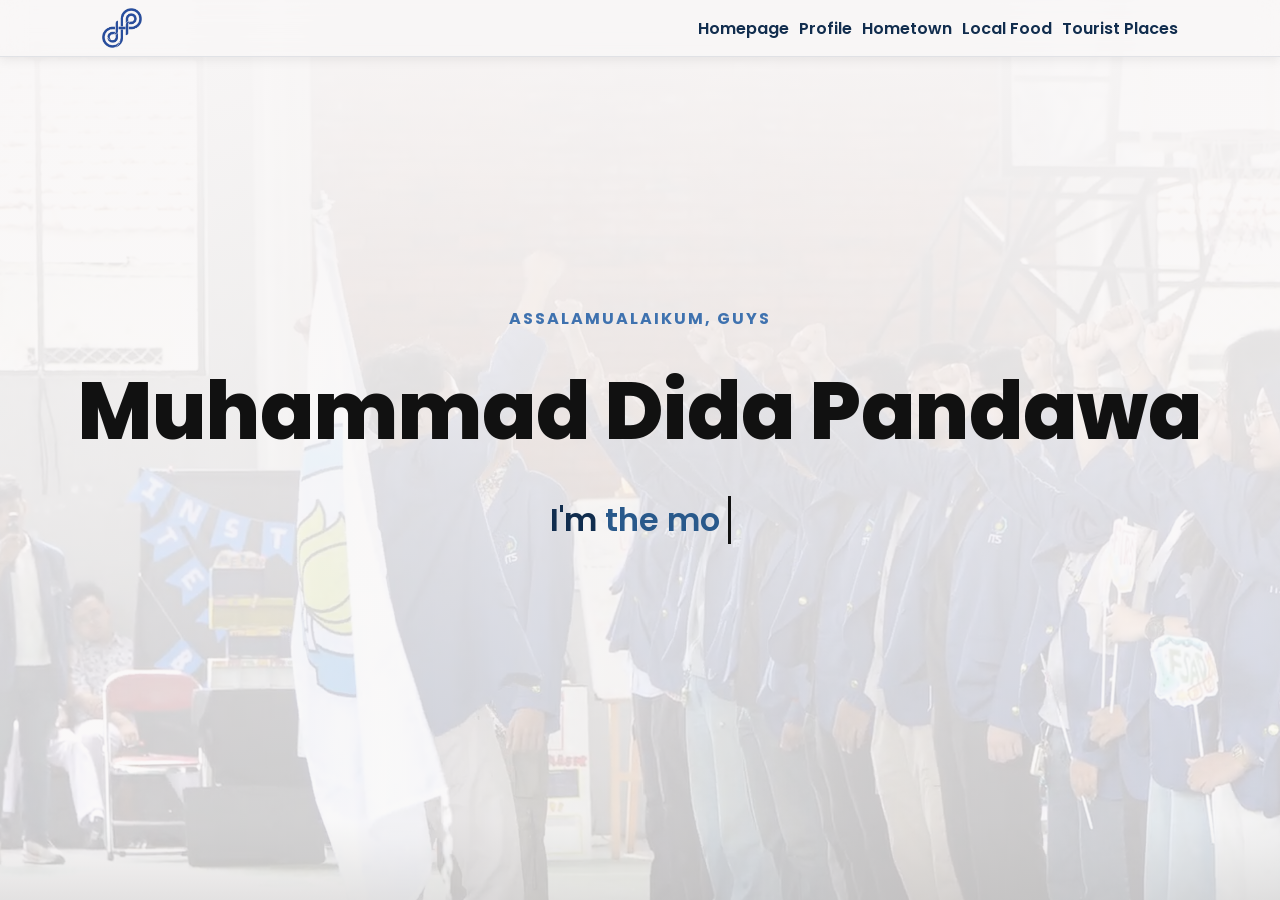
<file: quiz1/index.html>
<!DOCTYPE html>
<html lang="id">
<head>
    <meta charset="UTF-8">
    <meta name="viewport" content="width=device-width, initial-scale=1.0">
    <title>Homepage</title>
    <link rel="stylesheet" href="style.css">
</head>
<body>

    <header>
        <div class="logo">
                <a href="index.html">
                <img src="asset/logo.png" alt="Logo Dida" class="logo-img">
            </a>
        </div>

    <nav>
        <ul>
            <li><a href="index.html">Homepage</a></li>
            <li><a href="profile/index.html">Profile</a></li>
            <li><a href="hometown/index.html">Hometown</a></li>
            <li><a href="food/index.html">Local Food</a></li>
            <li><a href="tourist/index.html">Tourist Places</a></li>
        </ul>
    </nav>
    </header>

   <main class="hero">
        <div class="hero-content">
            <p class="greeting">Assalamualaikum, guys</p>
            <h1 class="name">Muhammad Dida Pandawa</h1>
            <p class="role-text">
                I'm <span class="typing-text"></span><span class="cursor">&nbsp;</span>
            </p>
        </div>
    </main>

    <script src="script.js"></script>
</body>
</html>
</file>
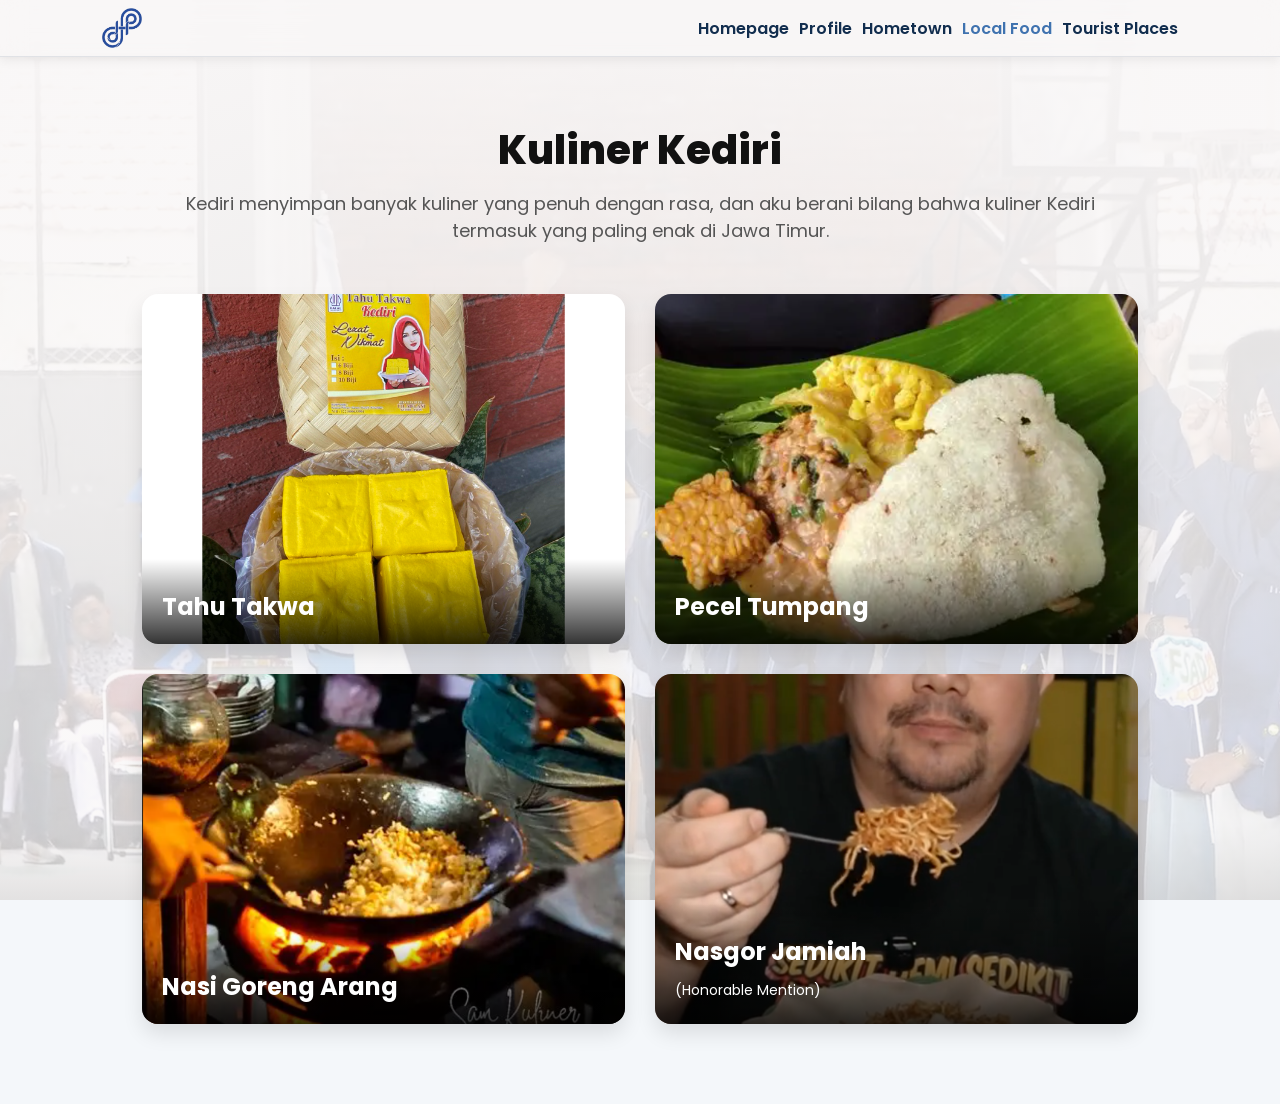
<file: quiz1/food/index.html>
<!DOCTYPE html>
<html lang="id">
<head>
    <meta charset="UTF-8">
    <meta name="viewport" content="width=device-width, initial-scale=1.0">
    <title>Local Food - Muhammad Dida Pandawa</title>
    <link rel="stylesheet" href="../style.css">
    <link rel="stylesheet" href="food.css">
</head>
<body class="food-page">
    <header>
        <div class="logo">
            <a href="../index.html">
                <img src="../asset/logo.png" alt="Logo Dida" class="logo-img">
            </a>
        </div>
        <nav>
            <ul>
                <li><a href="../index.html">Homepage</a></li>
                <li><a href="../profile/index.html">Profile</a></li>
                <li><a href="../hometown/index.html">Hometown</a></li>
                <li><a href="index.html" class="active">Local Food</a></li>
                <li><a href="../tourist/index.html">Tourist Places</a></li>
            </ul>
        </nav>
    </header>

    <main class="food-container">
        <div class="food-header">
            <h1>Kuliner Kediri</h1>
            <p>Kediri menyimpan banyak kuliner yang penuh dengan rasa, dan aku berani bilang bahwa kuliner Kediri termasuk yang paling enak di Jawa Timur.</p>
        </div>

        <div class="food-grid">
            
            <div class="food-card">
                <img src="../asset/tahutakwa.jpg" alt="Tahu Takwa">
                <div class="card-title">Tahu Takwa</div>
                <div class="overlay">
                    <button class="close-btn">X</button>
                    <h3>Tahu Takwa</h3>
                    <p>Berbeda dari tahu lainnya, Tahu Takwa memiliki cita rasa yang lebih kaya karena proses pembuatannya menggunakan bumbu rempah pilihan dan fermentasi alami. Tahu kuning ini lebih tahan lama dari basi dan rasanya cenderung lebih gurih. Warna kuningnya adalah warna alami dari kunyit, dan bisa langsung dimakan atau diolah lagi seperti direbus atau digoreng.</p>
                </div>
            </div>

            <div class="food-card">
                <img src="../asset/peceltumpang.png" alt="Pecel Tumpang">
                <div class="card-title">Pecel Tumpang</div>
                <div class="overlay">
                    <button class="close-btn">X</button>
                    <h3>Pecel Tumpang</h3>
                    <p>Di sinilah letak keunikan utamanya yang menjadi favorit banyak orang. Meski sekilas serupa dengan saus bumbu kacang, pecel tumpang menggunakan "tempe busuk" (tempe semangit) sebagai bahan dasar utamanya. Bumbu pecel kacang yang manis dipadu dengan sambal tumpang yang asin, beuhhh.</p>
                </div>
            </div>

            <div class="food-card">
                <img src="../asset/nasigoreng.png" alt="Nasi Goreng Arang">
                <div class="card-title">Nasi Goreng Arang</div>
                <div class="overlay">
                    <button class="close-btn">X</button>
                    <h3>Nasi Goreng Arang</h3>
                    <p>Yang membedakan nasi goreng anglo khas Kota Kediri ini adalah cara memasaknya. Tidak menggunakan kompor gas, melainkan di atas tungku tanah liat (anglo) menggunakan arang, sehingga memberikan aroma smoky yang khas dan menambah kenikmatan. Selain nasi goreng, ada juga mie, krengsengan, hingga nasi goreng kuah dan buah naga.</p>
                </div>
            </div>

            <div class="food-card">
                <img src="../asset/jamiah.png" alt="Nasi Goreng Jamiah">
                <div class="card-title">Nasgor Jamiah <br><span style="font-size: 14px; font-weight: normal;">(Honorable Mention)</span></div>
                <div class="overlay">
                    <button class="close-btn">X</button>
                    <h3 style="font-size: 22px;">Mie Goreng Jamiah</h3>
                    <p>Bukan kuliner khas, namun masuk sebagai "honorable mention" karena reputasi uniknya. Porsi normal bisa dibeli seharga 4k rupiah (bisa request 6k, 7k, dst) berisi nasi, remahan mie, dan ayam suwir. Meski terasa cukup hambar dan biasa, biasanya ditambah 1 sachet Boncabe seharga 1k untuk menambah rasa. Nex Carlos bahkan pernah mampir ke sini!</p>
                </div>
            </div>

        </div>
    </main>

    <script src="food.js"></script>
</body>
</html>
</file>
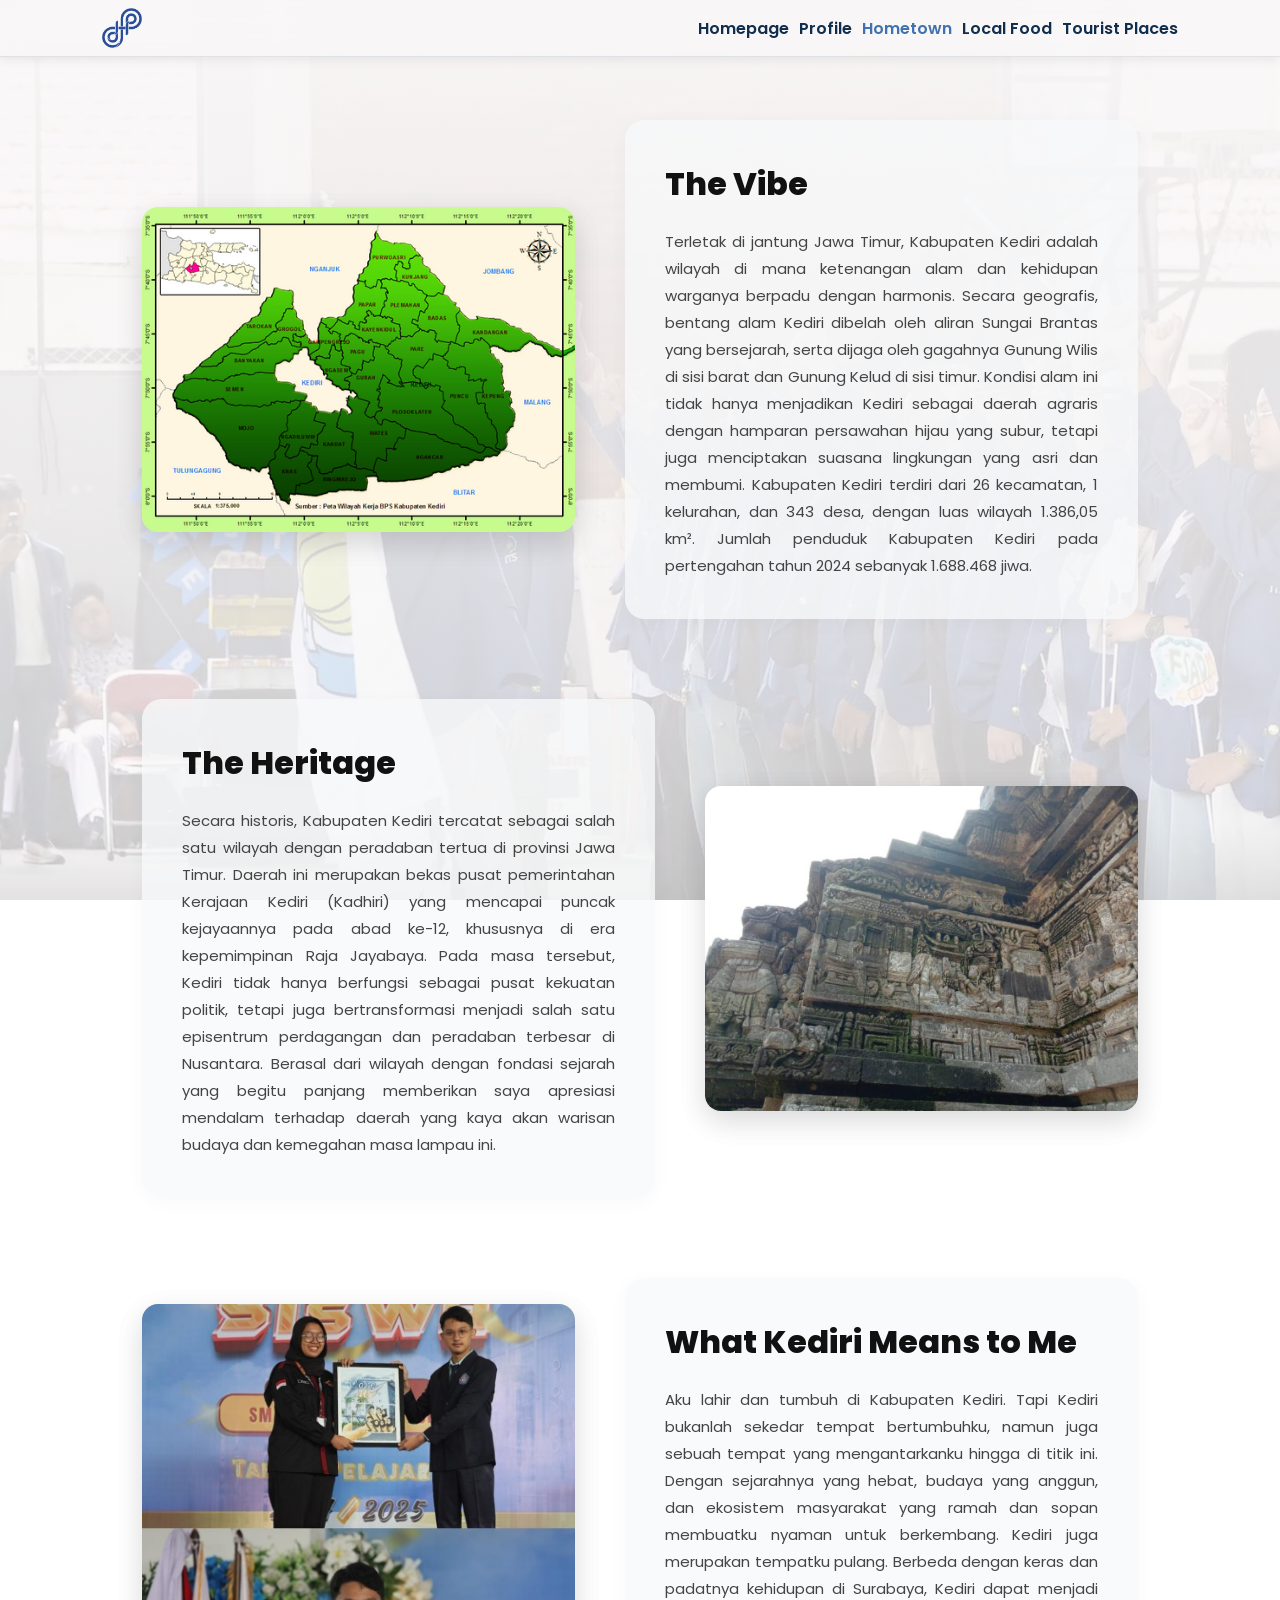
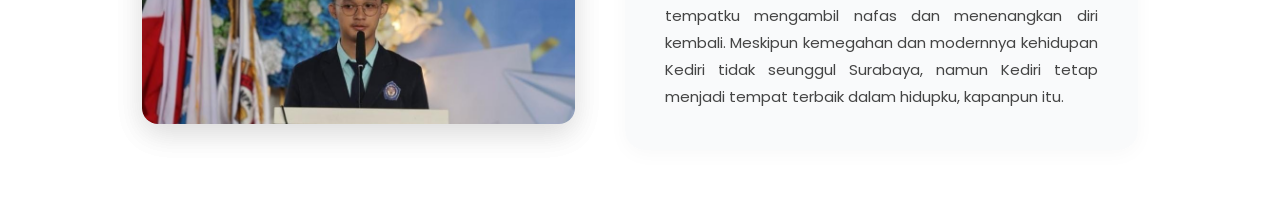
<file: quiz1/hometown/index.html>
<!DOCTYPE html>
<html lang="id">
<head>
    <meta charset="UTF-8">
    <meta name="viewport" content="width=device-width, initial-scale=1.0">
    <title>Hometown - Muhammad Dida Pandawa</title>
    <link rel="stylesheet" href="../style.css">
    <link rel="stylesheet" href="hometown.css">
</head>
<body class="hometown-page">
    <header>
        <div class="logo">
            <a href="../index.html">
                <img src="../asset/logo.png" alt="Logo Dida" class="logo-img">
            </a>
        </div>
        <nav>
            <ul>
                <li><a href="../index.html">Homepage</a></li>
                <li><a href="../profile/index.html">Profile</a></li>
                <li><a href="index.html" class="active">Hometown</a></li>
                <li><a href="../food/index.html">Local Food</a></li>
                <li><a href="../tourist/index.html">Tourist Places</a></li>
            </ul>
        </nav>
    </header>

    <main class="hometown-container">
        
        <section class="hometown-row">
            <div class="img-box">
                <img src="../asset/petakediri.png" alt="Peta Kediri">
            </div>
            <div class="text-box">
                <h2>The Vibe</h2>
                <p>Terletak di jantung Jawa Timur, Kabupaten Kediri adalah wilayah di mana ketenangan alam dan kehidupan warganya berpadu dengan harmonis. Secara geografis, bentang alam Kediri dibelah oleh aliran Sungai Brantas yang bersejarah, serta dijaga oleh gagahnya Gunung Wilis di sisi barat dan Gunung Kelud di sisi timur. Kondisi alam ini tidak hanya menjadikan Kediri sebagai daerah agraris dengan hamparan persawahan hijau yang subur, tetapi juga menciptakan suasana lingkungan yang asri dan membumi. Kabupaten Kediri terdiri dari 26 kecamatan, 1 kelurahan, dan 343 desa, dengan luas wilayah 1.386,05 km². Jumlah penduduk Kabupaten Kediri pada pertengahan tahun 2024 sebanyak 1.688.468 jiwa.</p>
            </div>
        </section>

        <section class="hometown-row reverse">
            <div class="img-box">
                <img src="../asset/heritage.jpeg" alt="Sejarah Kediri">
            </div>
            <div class="text-box">
                <h2>The Heritage</h2>
                <p>Secara historis, Kabupaten Kediri tercatat sebagai salah satu wilayah dengan peradaban tertua di provinsi Jawa Timur. Daerah ini merupakan bekas pusat pemerintahan Kerajaan Kediri (Kadhiri) yang mencapai puncak kejayaannya pada abad ke-12, khususnya di era kepemimpinan Raja Jayabaya. Pada masa tersebut, Kediri tidak hanya berfungsi sebagai pusat kekuatan politik, tetapi juga bertransformasi menjadi salah satu episentrum perdagangan dan peradaban terbesar di Nusantara. Berasal dari wilayah dengan fondasi sejarah yang begitu panjang memberikan saya apresiasi mendalam terhadap daerah yang kaya akan warisan budaya dan kemegahan masa lampau ini.</p>
            </div>
        </section>

        <section class="hometown-row">
            <div class="img-box">
                <img src="../asset/wkmtm.jpeg" alt="Kenangan Kediri">
            </div>
            <div class="text-box">
                <h2>What Kediri Means to Me</h2>
                <p>Aku lahir dan tumbuh di Kabupaten Kediri. Tapi Kediri bukanlah sekedar tempat bertumbuhku, namun juga sebuah tempat yang mengantarkanku hingga di titik ini. Dengan sejarahnya yang hebat, budaya yang anggun, dan ekosistem masyarakat yang ramah dan sopan membuatku nyaman untuk berkembang. Kediri juga merupakan tempatku pulang. Berbeda dengan keras dan padatnya kehidupan di Surabaya, Kediri dapat menjadi tempatku mengambil nafas dan menenangkan diri kembali. Meskipun kemegahan dan modernnya kehidupan Kediri tidak seunggul Surabaya, namun Kediri tetap menjadi tempat terbaik dalam hidupku, kapanpun itu.</p>
            </div>
        </section>

    </main>

    <script src="hometown.js"></script>
</body>
</html>
</file>
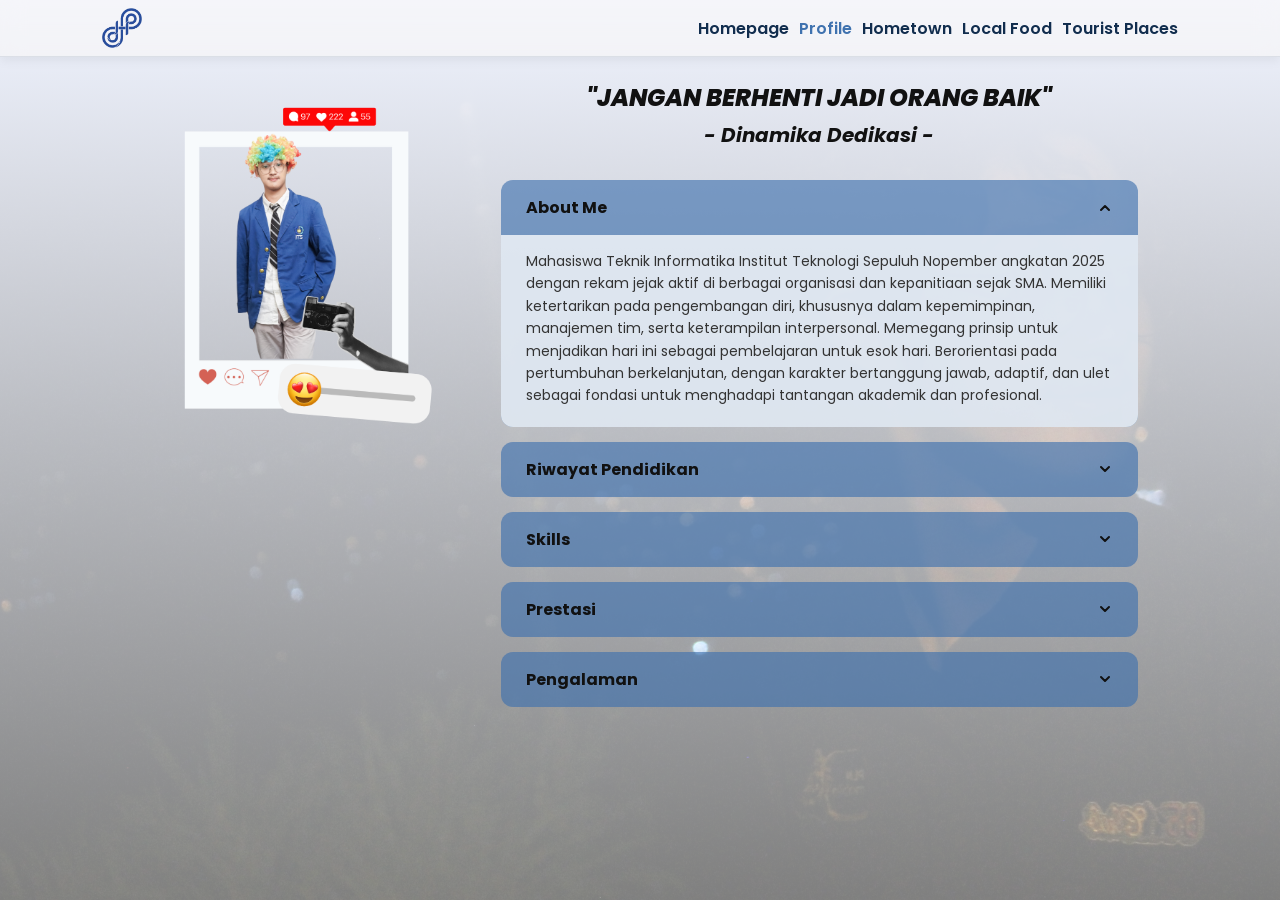
<file: quiz1/profile/index.html>
<!DOCTYPE html>
<html lang="id">
<head>
    <meta charset="UTF-8">
    <meta name="viewport" content="width=device-width, initial-scale=1.0">
    <title>Profile - Muhammad Dida Pandawa</title>

    <link rel="stylesheet" href="../style.css">
    <link rel="stylesheet" href="profile.css">
</head>

<body class="profile-page">
    <header>
        <div class="logo">
            <a href="../index.html">
                <img src="../asset/logo.png" alt="Logo Dida" class="logo-img">
                
            </a>
        </div>
        <nav>
            <ul>
                <li><a href="../index.html">Homepage</a></li>
                <li><a href="index.html" class="active">Profile</a></li>
                <li><a href="../hometown/index.html">Hometown</a></li>
                <li><a href="../food/index.html">Local Food</a></li>
                <li><a href="../tourist/index.html">Tourist Places</a></li>
            </ul>
        </nav>
    </header>

    <main class="profile-container">
        <div class="profile-left">
            <img src="../asset/DIDAbadut.png" alt="Foto Dida" class="profile-photo">
        </div>

        <div class="profile-right">
            <div class="quote-section">
                <h2>"JANGAN BERHENTI JADI ORANG BAIK"</h2>
                <p>- Dinamika Dedikasi -</p>
            </div>

            <div class="accordion-container">
                
                <div class="accordion-item active">
                   <div class="accordion-header" onclick="toggleAccordion(this)">
        About Me 
        <svg class="arrow-icon" width="16" height="16" viewBox="0 0 16 16" fill="none" xmlns="http://www.w3.org/2000/svg">
            <path d="M4 6L8 10L12 6" stroke="#111" stroke-width="2" stroke-linecap="round" stroke-linejoin="round"/>
        </svg>
    </div>
    <div class="accordion-content">
                        <p>Mahasiswa Teknik Informatika Institut Teknologi Sepuluh Nopember angkatan 2025 dengan rekam jejak aktif di berbagai organisasi dan kepanitiaan sejak SMA. Memiliki ketertarikan pada pengembangan diri, khususnya dalam kepemimpinan, manajemen tim, serta keterampilan interpersonal. Memegang prinsip untuk menjadikan hari ini sebagai pembelajaran untuk esok hari. Berorientasi pada pertumbuhan berkelanjutan, dengan karakter bertanggung jawab, adaptif, dan ulet sebagai fondasi untuk menghadapi tantangan akademik dan profesional.</p>
                    </div>
                </div>

                <div class="accordion-item">
                    <div class="accordion-header" onclick="toggleAccordion(this)">
                        Riwayat Pendidikan <svg class="arrow-icon" width="16" height="16" viewBox="0 0 16 16" fill="none" xmlns="http://www.w3.org/2000/svg">
            <path d="M4 6L8 10L12 6" stroke="#111" stroke-width="2" stroke-linecap="round" stroke-linejoin="round"/>
        </svg>
                    </div>
                    <div class="accordion-content">
                        <ul>
                            <li><strong>INSTITUT TEKNOLOGI SEPULUH NOPEMBER (Surabaya, Indonesia, 2025 - now)</strong><br>
                                Departemen Teknik Informatika. IPK Sementara: 3.4<br>
                                Fokus Bidang Studi: Teknik Informatika<br>
                                Awardee BSI Scholarship Prestasi Unggulan 2025 (Koordinator Awardee)
                            </li>
                            <li><strong>SMAN 2 Kota Kediri (Kota Kediri, Jawa Timur, 2022 - 2025)</strong><br>
                                40% siswa/i dengan nilai raport terbaik (eligible)<br>
                                Awardee BSI Scholarship Pelajar
                            </li>
                            <li><strong>MTsN 1 Kediri (Kab. Kediri, Jawa Timur, 2020 - 2022)</strong><br>
                                Lulus dalam waktu 2 tahun<br>
                                Tergabung dalam kelas Peserta Didik Cerdas Istimewa (program akselerasi)
                            </li>
                        </ul>
                    </div>
                </div>

                <div class="accordion-item">
                    <div class="accordion-header" onclick="toggleAccordion(this)">
                        Skills <svg class="arrow-icon" width="16" height="16" viewBox="0 0 16 16" fill="none" xmlns="http://www.w3.org/2000/svg">
            <path d="M4 6L8 10L12 6" stroke="#111" stroke-width="2" stroke-linecap="round" stroke-linejoin="round"/>
        </svg>
                    </div>
                    <div class="accordion-content">
                        <ul>
                            <li><strong>Kemampuan dalam bidang teknologi:</strong> MS Office and Excell, Gdocs dan SPS, OBS Studio</li>
                            <li><strong>Kemampuan Bahasa:</strong> Bahasa Indonesia (penutur asli), Bahasa Inggris (Aktif/Kecakapan akademis), Bahasa Jawa krama dan ngoko (penutur asli)</li>
                            <li><strong>Ketertarikan:</strong> Membaca buku fiksi/pengembangan/sosial, Environmental Volunteering, Inisiatif Sosial dan Lingkungan</li>
                            <li><strong>Hard Skills:</strong> Event Planner, Event Organizer, Project Managemen, MS Office and Excell, OBS Studio, Operator multimedia, analisis dan olah data, crowd control.</li>
                        </ul>
                    </div>
                </div>

                <div class="accordion-item">
                    <div class="accordion-header" onclick="toggleAccordion(this)">
                        Prestasi <svg class="arrow-icon" width="16" height="16" viewBox="0 0 16 16" fill="none" xmlns="http://www.w3.org/2000/svg">
            <path d="M4 6L8 10L12 6" stroke="#111" stroke-width="2" stroke-linecap="round" stroke-linejoin="round"/>
        </svg>
                    </div>
                    <div class="accordion-content">
                        <ul>
                            <li>3rd on ASEAN Robotic Day 2021 (Nasional, Kategori Line Follower)</li>
                            <li>Silver Medal on Asian Junior Robot Cup 2022 (Internasional, Kategori IoT Perikanan Gurame Cerdas)</li>
                            <li>Juara 5 MACINTOS 2022 (Nasional, Kompetisi Matematika Science)</li>
                            <li>9 Besar Robotik SMA Award (Provinsi, delegasi Kota Kediri)</li>
                            <li>Semifinalis BMEC Unair 2023</li>
                            <li>8 besar Technocorner UGM 2024 (Nasional, Robotik Soccer)</li>
                        </ul>
                    </div>
                </div>

<div class="accordion-item">
    <div class="accordion-header" onclick="toggleAccordion(this)">
        Pengalaman <svg class="arrow-icon" width="16" height="16" viewBox="0 0 16 16" fill="none" xmlns="http://www.w3.org/2000/svg">
            <path d="M4 6L8 10L12 6" stroke="#111" stroke-width="2" stroke-linecap="round" stroke-linejoin="round"/>
        </svg>
    </div>
    <div class="accordion-content">
        <ul>
            <li><strong>DN 65 Teenage Dream 2024</strong> (Divisi FOH)<br>
                Dies Natalis SMAN 2 Kota Kediri yang menghadirkan Vinoqi, Bernadya, dan Tulus dengan total penonton mencapai lebih dari 5 ribu penonton (meningkat signifikan dari tahun sebelumnya). Terdiri dari 2 hari kegiatan utama (khusus intern dengan perform unit dan siswa-siswi SMAN 2 Kota Kediri, dan extern malam puncak).
                <ul style="list-style-type: disc; padding-left: 20px; margin-top: 8px; margin-bottom: 5px;">
                    <li>Bertugas sebagai panitia di FOH bersama perwakilan divisi acara.</li>
                    <li>Bertanggung jawab atas keperluan multimedia acara intern dan extern.</li>
                    <li>Kontrol waktu dan materi untuk pengisi acara melalui TV Matador.</li>
                    <li>Koordinator bumper dan fireworks show.</li>
                    <li>Koordinator panitia dengan vendor multimedia.</li>
                </ul>
            </li>
            
            <li style="margin-top: 15px;"><strong>OSIS SMAN 2 Kota Kediri</strong><br>
                <em>Ketua Umum masa bakti 2023/2024</em><br>
                - Pemrakarsa forum pembekalan, persiapan sidang, dan diskusi terbuka bersama lebih dari 35 unit dan ekstrakurikuler yang dinaungi oleh 7 Badan Pengurus Harian OSIS SMAN 2 Kota Kediri 2023/2024.<br>
                - Terjun langsung dalam perancangan serta pelaksanaan dan bertanggung jawab atas berbagai macam program kerja Unit Acara dan Ekstrakurikuler di SMAN 2 Kota Kediri.
            </li>
            
            <li style="margin-top: 15px;"><strong>Schematics NLC 2025</strong><br>
                <em>Staff Event Divisi National Logic Competition</em><br>
                Kompetisi yang diadakan oleh mahasiswa Departemen Teknik Informatika ITS.
            </li>
        </ul>
    </div>
</div>

  <script src="profile.js"></script>
</body>
</html>
</file>
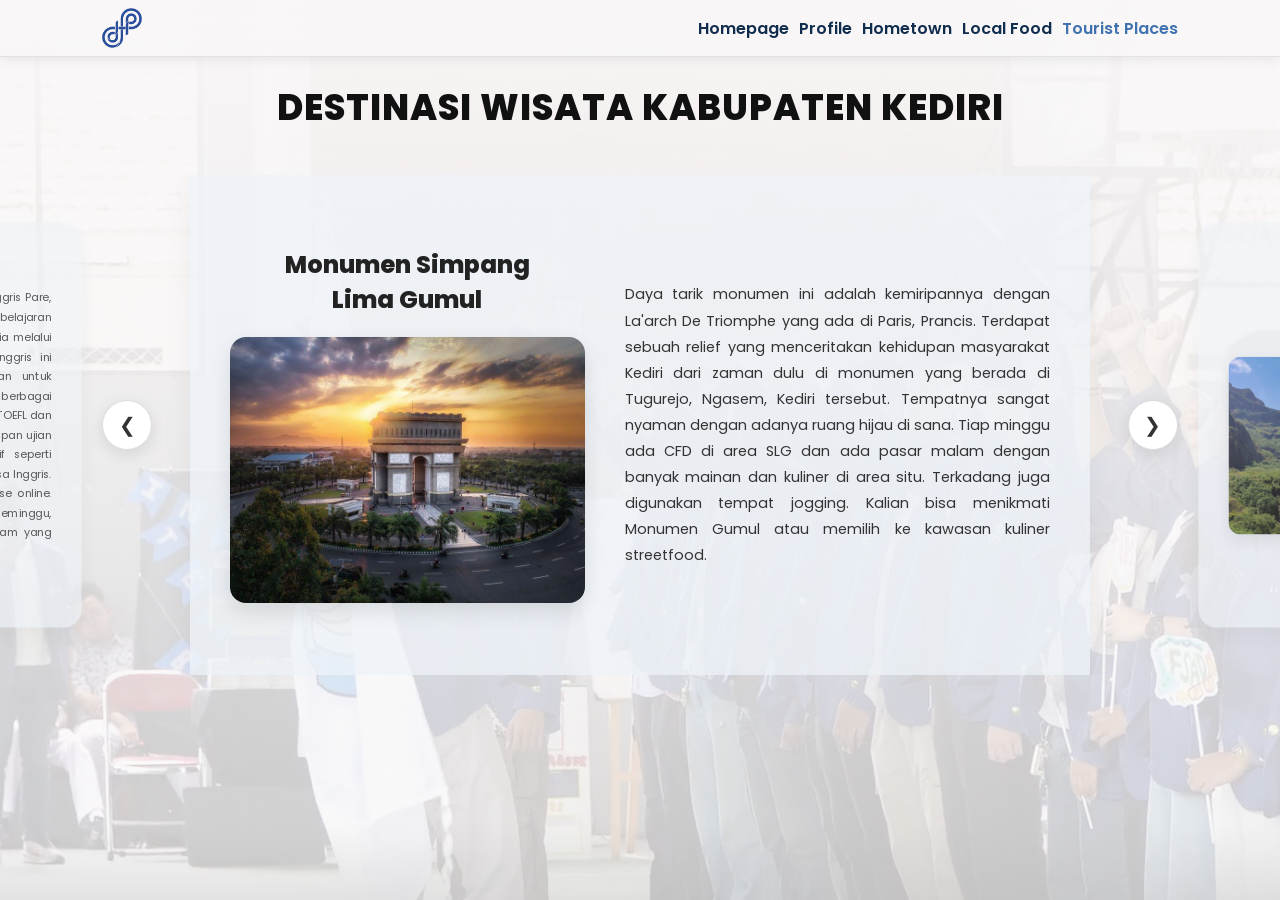
<file: quiz1/tourist/index.html>
<!DOCTYPE html>
<html lang="id">
<head>
    <meta charset="UTF-8">
    <meta name="viewport" content="width=device-width, initial-scale=1.0">
    <title>Tourist Places - Muhammad Dida Pandawa</title>
    <link rel="stylesheet" href="../style.css">
    <link rel="stylesheet" href="tourist.css">
</head>
<body class="tourist-page">
    <header>
        <div class="logo">
            <a href="../index.html">
                <img src="../asset/logo.png" alt="Logo Dida" class="logo-img">
            </a>
        </div>
        <nav>
            <ul>
                <li><a href="../index.html">Homepage</a></li>
                <li><a href="../profile/index.html">Profile</a></li>
                <li><a href="../hometown/index.html">Hometown</a></li>
                <li><a href="../food/index.html">Local Food</a></li>
                <li><a href="index.html" class="active">Tourist Places</a></li>
            </ul>
        </nav>
    </header>

    <main class="tourist-container">
        <h1 class="page-title">DESTINASI WISATA KABUPATEN KEDIRI</h1>
        
        <div class="carousel-container">
            <button class="nav-btn prev-btn" onclick="moveSlide(-1)">&#10094;</button>
            
            <div class="carousel-track" id="track">
                
                <div class="slide active">
                    <div class="slide-content">
                        <div class="slide-left">
                            <h2>Monumen Simpang<br>Lima Gumul</h2>
                            <img src="../asset/kediri2.jpg" alt="Simpang Lima Gumul">
                        </div>
                        <div class="slide-right">
                            <p>Daya tarik monumen ini adalah kemiripannya dengan La'arch De Triomphe yang ada di Paris, Prancis. Terdapat sebuah relief yang menceritakan kehidupan masyarakat Kediri dari zaman dulu di monumen yang berada di Tugurejo, Ngasem, Kediri tersebut. Tempatnya sangat nyaman dengan adanya ruang hijau di sana. Tiap minggu ada CFD di area SLG dan ada pasar malam dengan banyak mainan dan kuliner di area situ. Terkadang juga digunakan tempat jogging. Kalian bisa menikmati Monumen Gumul atau memilih ke kawasan kuliner streetfood.</p>
                        </div>
                    </div>
                </div>

                <div class="slide">
                    <div class="slide-content">
                        <div class="slide-left">
                            <h2>Gunung Kelud</h2>
                            <img src="../asset/kelud.jpg" alt="Gunung Kelud">
                        </div>
                        <div class="slide-right">
                            <p>Siapa yang tak mengenal Gunung Kelud? Wisata Gunung Kelud berada di perbatasan antara tiga kabupaten, yakni Kediri, Blitar, dan Malang. Jalur wisatanya berada di Rejomulyo, Sugihwaras, Kecamatan Ngancar, Kabupaten Kediri. Menariknya, jalan menuju kawah dan puncak Gunung Kelud juga mudah diakses, pengunjung bisa berjalan kaki maupun naik ojek jika ingin lebih mudah. Salah satu spot populer saat berada di Gunung Kelud adalah puncak dan kawahnya. Gunung ini memiliki tiga puncak utama, yakni Puncak Kelud, Puncak Gajah Mungkur, serta Puncak Sumbing. Di kawasan Puncak Gunung Kelud, pengunjung akan menjumpai danau kawah yang berwarna hijau toska. Pada waktu tertentu, air kawah tersebut bisa mengalami perubahan warna menjadi lebih pekat, sehingga menjadi daya tarik tersendiri.</p>
                        </div>
                    </div>
                </div>

                <div class="slide">
                    <div class="slide-content">
                        <div class="slide-left">
                            <h2>Air Terjun Dolo</h2>
                            <img src="../asset/dolo.png" alt="Air Terjun Dolo">
                        </div>
                        <div class="slide-right">
                            <p>Air Terjun Dolo Besuki Kediri terletak di lereng Gunung Wilis yang menjulang tinggi hingga mencapai ketinggian 2.850 meter di atas permukaan laut. Air Terjun yang terletak di kaki gunung ini menyuguhkan kondisi alam yang unik dengan iklim sejuknya. Bahkan ketika cuaca buruk melanda, kabut seringkali akan menyelimuti daerah ini, membuatnya terasa semakin dingin. Namun, saat matahari bersinar cerah, tempat ini berubah menjadi tempat yang indah. Suara gemuruh air terjun, yang berpadu dengan rimbunnya pepohonan, menciptakan suasana sejuk dan segar di pegunungan. Semua ini menjadi semakin lengkap oleh kehadiran Air Terjun Dolo yang berlokasi di sekitar 1.275 meter di atas permukaan laut, buat kamu yang mau ke sini, siap-siap kakimu super capek yah karena akan melewati seribu tangga buat dari parkiran menuju air terjunnya.</p>
                        </div>
                    </div>
                </div>

                <div class="slide">
                    <div class="slide-content">
                        <div class="slide-left">
                            <h2>Kampung Inggris</h2>
                            <img src="../asset/kampunginggris.jpg" alt="Kampung Inggris Pare">
                        </div>
                        <div class="slide-right">
                            <p>Berbeda dengan destinasi lainnya, kampung Inggris Pare, merupakan daerah yang menjadi pusat pembelajaran Bahasa Inggris yang terkenal di seluruh Indonesia melalui berbagai tempat kursus. Kampung Bahasa Inggris ini menawarkan beragam program pembelajaran untuk memenuhi kebutuhan para pelajar dengan berbagai tingkat kemampuan bahasa Inggris. Dari kursus TOEFL dan IELTS yang dirancang secara khusus untuk persiapan ujian internasional hingga program-program kreatif seperti pelatihan presentasi dan kursus bisnis berbahasa Inggris. Selain berupa offline, bisa juga mengikuti course online. Course di kampung inggris variatif, bisa seminggu, sebulan, beberapa bulan, dll tergantung program yang diambil. Hati-hati terkena `Pare Jahat` yaa.</p>
                        </div>
                    </div>
                </div>

            </div>
            
            <button class="nav-btn next-btn" onclick="moveSlide(1)">&#10095;</button>
        </div>
    </main>

    <script src="tourist.js"></script>
</body>
</html>
</file>
<file: quiz1/style.css>
@import url('https://fonts.googleapis.com/css2?family=Poppins:wght@400;600;800&display=swap');

* {
    margin: 0;
    padding: 0;
    box-sizing: border-box;
    font-family: 'Poppins', sans-serif;
}

body {
   
    background-image: linear-gradient(#f9f7f7fd, #f9f7f7c5), url('asset/landing.png');
    background-size: cover;
    background-position: center;
    background-attachment: fixed;
    height: 100vh;
    overflow: hidden;
    display: flex;
    flex-direction: column;
}

header {
    display: flex;
    justify-content: space-between;
    align-items: center;
    padding: 8px 8%; 
    border-bottom: 2px solid #526072;
    position: fixed; 
   top: 0; 
    left: 0;
    width: 100%; 
    box-sizing: border-box;
    z-index: 9999;
    

    background: rgba(249, 247, 247, 0.6);
    backdrop-filter: blur(12px);
    border-bottom: 1px solid rgba(17, 45, 78, 0.1);
    box-shadow: 0 4px 10px rgba(0, 0, 0, 0.06);
}

.logo a {
    display: flex;
    align-items: center;
    gap: 12px;
    text-decoration: none; 
}

.logo-img {
    height: 40px;
    width: auto;
    display: block;
}

nav ul {
    display: flex;
    list-style: none;
    gap: 10px;
}

nav a {
    text-decoration: none;
    color: #112D4E;
    font-weight: 600;
    font-size: 16px;
    transition: 0.3s;

    display: flex;            
    align-items: center;
    justify-content: center;
    border-radius: 6px;    border-radius: 6px;
}

nav a:hover, nav a.active {
    color: #3F72AF;
}

.hero {
    flex-grow: 1;
    display: flex;
    justify-content: center;
    align-items: center;
    text-align: center;
    margin-top: -50px; 
}

.greeting {
    color: #3F72AF;
    font-weight: 700;
    letter-spacing: 2px;
    font-size: 16px;
    text-transform: uppercase;
    margin-bottom: 20px;
}

.name {
    font-size: 80px;
    font-weight: 800;
    color: #111;
    margin-bottom: 25px;
}

.role-text {
    font-size: 32px;
    font-weight: 600;
    color: #112D4E;
    display: flex;
    justify-content: center;
    align-items: center;
    gap: 8px; 
}

.highlight {
    color: #29598b; 
}

.cursor {
    display: inline-block;
    width: 3px;
    background-color: #111;
    animation: blink 0.7s infinite;
}

@keyframes blink {
    0%, 100% { opacity: 1; }
    50% { opacity: 0; }
}
</file>
<file: quiz1/food/food.css>
.food-page {
    background-color: #f4f7fa;
    overflow-y: auto;
}

.food-container {
    max-width: 1200px;
    margin: 0 auto;
    padding: 120px 8% 80px 8%;
}

.food-header {
    text-align: center;
    margin-bottom: 50px;
}

.food-header h1 {
    font-size: 40px;
    font-weight: 800;
    color: #111;
    margin-bottom: 10px;
}

.food-header p {
    font-size: 18px;
    color: #555;
}

.food-grid {
    display: grid;
    grid-template-columns: repeat(auto-fit, minmax(320px, 1fr));
    gap: 30px;
}

.food-card {
    position: relative;
    border-radius: 16px;
    overflow: hidden;
    height: 350px;
    box-shadow: 0 10px 20px rgba(0,0,0,0.1);
    cursor: pointer;
}

.food-card img {
    width: 100%;
    height: 100%;
    object-fit: cover;
    transition: transform 0.5s ease;
}

.card-title {
    position: absolute;
    bottom: 0;
    left: 0;
    width: 100%;
    padding: 30px 20px 20px 20px;
    background: linear-gradient(transparent, rgba(0,0,0,0.8)); 
    color: #fff;
    font-size: 24px;
    font-weight: 700;
    transition: opacity 0.3s ease;
}

.overlay {
    position: absolute;
    top: 0;
    left: 0;
    width: 100%;
    height: 100%;
    background-color: rgba(0, 0, 0, 0.85);
    backdrop-filter: blur(5px);
    color: #fff;
    padding: 40px 30px;
    display: flex;
    flex-direction: column;
    justify-content: center;
    text-align: center;
    
    opacity: 0;
    transform: translateY(20px);
    transition: all 0.4s ease;
}

.overlay h3 {
    font-size: 26px;
    margin-bottom: 15px;
    color: #3F72AF; 
}

.overlay p {
    font-size: 15px;
    line-height: 1.6;
}

.close-btn {
    position: absolute;
    top: 15px;
    right: 15px;
    background: rgba(255, 255, 255, 0.2);
    border: none;
    color: #fff;
    width: 35px;
    height: 35px;
    border-radius: 50%;
    font-size: 16px;
    font-weight: bold;
    cursor: pointer;
    transition: background 0.3s;
    
    display: none; 
}

.close-btn:hover {
    background: #ff4757; 
}

.food-card:hover .overlay {
    opacity: 1;
    transform: translateY(0);
}
.food-card:hover .card-title {
    opacity: 0; 
}
.food-card:hover img {
    transform: scale(1.1);
}

.food-card.locked .overlay {
    opacity: 1;
    transform: translateY(0);
}
.food-card.locked .card-title {
    opacity: 0;
}
.food-card.locked .close-btn {
    display: block; 
}
</file>
<file: quiz1/hometown/hometown.css>
.hometown-page {
    background-color: #fff;
    overflow-y: auto;
}

.hometown-container {
    max-width: 1200px;
    margin: 0 auto;
    padding: 120px 8% 60px 8%;
    display: flex;
    flex-direction: column;
    gap: 80px;
}

.hometown-row {
    display: flex;
    align-items: center;
    gap: 50px;

opacity: 0;
    transform: translateY(50px);
    transition: opacity 0.8s ease-out, transform 0.8s ease-out;

}

.hometown-row.reverse {
    flex-direction: row-reverse;
}

.hometown-row.show {
    opacity: 1;
    transform: translateY(0);
}

.img-box {
    flex: 1;
    display: flex;
    justify-content: center;
    border-radius: 16px;
    box-shadow: 0 10px 30px rgba(0, 0, 0, 0.08);
}

.img-box img {
    width: 100%;
    max-width: 450px;
    border-radius: 16px;
    object-fit: cover;
    box-shadow: 0 10px 30px rgba(0, 0, 0, 0.08); 
    transition: transform 0.5s, box-shadow 0.4s ease;
}

.text-box {
    flex: 1;
    background-color: #f8f9fac8;
    padding: 40px;
    border-radius: 20px;
    box-shadow: 0 4px 20px rgba(0, 0, 0, 0.03); 
}

.img-box:hover img {
    transform: scale(1.08);
    box-shadow: 0 15px 40px rgba(0, 0, 0, 0.15);
}

.text-box h2 {
    font-size: 32px;
    font-weight: 800;
    color: #111;
    margin-bottom: 20px;
}

.text-box p {
    font-size: 15px;
    line-height: 1.8;
    color: #444;
    text-align: justify;
}
</file>
<file: quiz1/profile/profile.css>
.profile-page {
    background-image: linear-gradient(rgb(240, 244, 255), rgba(255, 255, 255, 0.497)), url('../asset/bgDida.JPG');
    background-size: cover;
    background-position: center;
    background-attachment: fixed;
    min-height: 100vh;
    display: flex;
    flex-direction: column;
    overflow-y: auto !important;
}

.profile-container {
    display: flex;
    max-width: 1200px;
    width: 100%;
    margin: 0 auto;
    padding: 80px 8% 60px 8%;
    gap: 40px;
    align-items: flex-start;
}

.profile-left {
    flex: 1;
    display: flex;
    justify-content: center;
    position: sticky;
    top: 100px;
}

.profile-photo {
    width: 100%;
    max-width: 380px;
    max-height: 75vh; 
    object-fit: contain;
    object-position: center;
}

.profile-right {
    flex: 2;
    display: flex;
    flex-direction: column;
}

.quote-section {
    text-align: center;
    margin-bottom: 30px;
}

.quote-section h2 {
    font-size: 24px;
    font-weight: 800;
    font-style: italic;
    color: #111;
}

.quote-section p {
    font-size: 20px;
    font-weight: 700;
    font-style: italic;
    color: #111;
    margin-top: 5px;
}

.accordion-container {
    display: flex;
    flex-direction: column;
    gap: 15px;
}

.accordion-item {
    background-color: #3f71afa1; 
    border-radius: 12px;
    overflow: hidden;
}

.accordion-header {
    padding: 15px 25px;
    font-size: 16px;
    font-weight: 700;
    color: #111;
    cursor: pointer;
    display: flex;
    justify-content: space-between;
    align-items: center;
}

.accordion-content {
    background-color: #ffffffc2;
    padding: 0 25px;
    max-height: 0; 
    overflow: hidden;
    transition: max-height 0.4s ease, padding 0.4s ease;
}

.accordion-content p, .accordion-content ul {
    font-size: 14px;
    line-height: 1.6;
    color: #333;
    padding-bottom: 5px;
}

.accordion-item.active .accordion-content {
    padding-top: 15px;
    padding-bottom: 15px;
}

.arrow-icon {
    transition: transform 0.3s ease;
}

.accordion-item.active .arrow-icon {
    transform: rotate(180deg); 
}
</file>
<file: quiz1/tourist/tourist.css>
.tourist-page {
    background-color: #fff;
    overflow-x: hidden;
}

.tourist-container {
    padding-top: 80px; 
    display: flex;
    flex-direction: column;
    align-items: center;
}

.page-title {
    font-size: 36px;
    font-weight: 800;
    color: #111;
    margin-bottom: 40px;
    text-align: center;
    letter-spacing: 1px;
}

.carousel-container {
    position: relative;
    width: 100vw;
    max-width: 100%;
    height: 500px;
    display: flex;
    justify-content: center;
    align-items: center;
    overflow: hidden;
}

.carousel-track {
    position: relative;
    width: 100%;
    height: 100%;
}

.slide {
    position: absolute;
    top: 50%;
    width: 900px; 
    max-width: 80%;
    height: 540px;
    opacity: 0;
    z-index: 1;
    pointer-events: none;
    
    transition: transform 0.6s cubic-bezier(0.4, 0, 0.2, 1), opacity 0.6s ease, left 0.6s cubic-bezier(0.4, 0, 0.2, 1);
}

.slide.active {
    left: 50%;
    transform: translate(-50%, -50%) scale(1);
    opacity: 1;
    z-index: 10;
    pointer-events: auto;
}

.slide.prev {
    left: -20%; 
    transform: translate(-50%, -50%) scale(0.75); 
    opacity: 0.8;
    z-index: 5;
}

.slide.next {
    left: 120%;
    transform: translate(-50%, -50%) scale(0.75); 
    opacity: 0.8;
    z-index: 5;
}

.slide-content {
    background-color: #eef3f9bf; 
    border-radius: 24px;
    padding: 40px;
    display: flex;
    gap: 40px;
    height: 100%;
    box-shadow: 0 15px 35px rgba(0,0,0,0.05);
}

.slide-left {
    flex: 1;
    display: flex;
    flex-direction: column;
    justify-content: center;
    align-items: center;
    text-align: center;
}

.slide-left h2 {
    font-size: 24px;
    font-weight: 800;
    color: #222;
    margin-bottom: 20px;
}

.slide-left img {
    width: 100%;
    border-radius: 16px;
    object-fit: cover;
    box-shadow: 0 8px 20px rgba(0,0,0,0.1);
}

.slide-right {
    flex: 1.2;
    display: flex;
    align-items: center;
}

.slide-right p {
    font-size: 14.5px;
    line-height: 1.8;
    color: #333;
    text-align: justify;
}
.slide.hidden-left {
    left: -60%;
    transform: translate(-50%, -50%) scale(0.5);
    opacity: 0;
    z-index: 1;
}

.slide.hidden-right {
    left: 160%;
    transform: translate(-50%, -50%) scale(0.5);
    opacity: 0;
    z-index: 1;
}

.nav-btn {
    position: absolute;
    top: 50%;
    transform: translateY(-50%);
    width: 50px;
    height: 50px;
    background-color: #fff;
    border: 1px solid #ddd;
    border-radius: 50%;
    font-size: 20px;
    color: #333;
    cursor: pointer;
    z-index: 20;
    box-shadow: 0 4px 15px rgba(0,0,0,0.1);
    transition: all 0.3s ease;
}

.nav-btn:hover {
    background-color: #111;
    color: #fff;
}

.prev-btn { left: 8%; }
.next-btn { right: 8%; }
</file>
